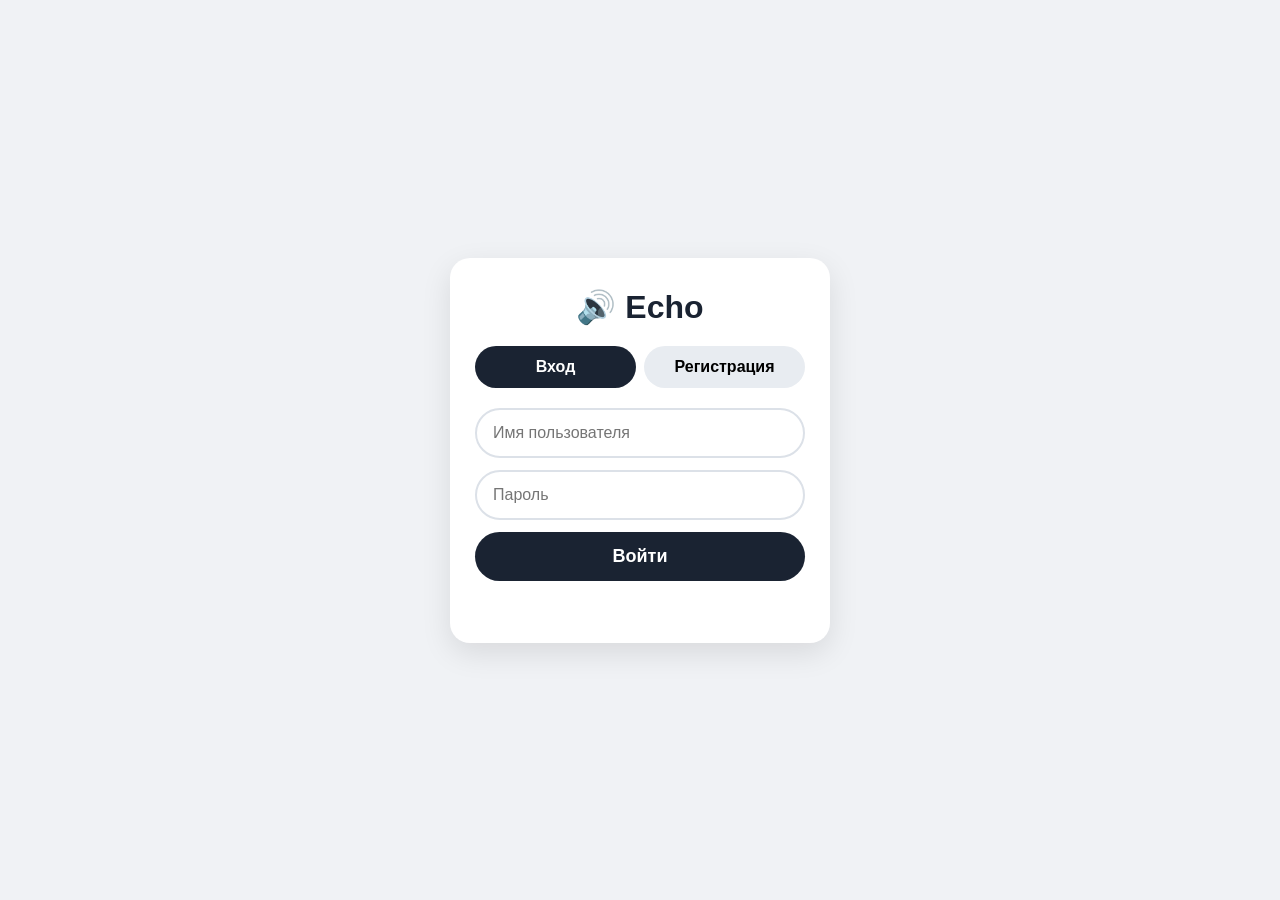
<file: index.html>
<!DOCTYPE html>
<html lang="ru">
<head>
    <meta charset="UTF-8" />
    <meta name="viewport" content="width=device-width, initial-scale=1.0, maximum-scale=1.0, user-scalable=no" />
    <title>Echo — Мессенджер</title>
    <style>
        * {
            margin: 0;
            padding: 0;
            box-sizing: border-box;
            font-family: -apple-system, 'Segoe UI', Roboto, sans-serif;
        }
        
        body {
            background: #f0f2f5;
            height: 100vh;
            height: 100dvh;
            display: flex;
            justify-content: center;
            align-items: center;
            padding: 10px;
        }
        
        #auth-page {
            background: white;
            padding: 30px 25px;
            border-radius: 20px;
            box-shadow: 0 10px 30px rgba(0,0,0,0.1);
            width: 100%;
            max-width: 380px;
            display: block;
        }
        
        #auth-page h1 {
            text-align: center;
            font-size: 2rem;
            color: #1a2332;
            margin-bottom: 20px;
        }
        
        .tabs {
            display: flex;
            gap: 8px;
            margin-bottom: 20px;
        }
        
        .tab-btn {
            flex: 1;
            padding: 12px;
            border: none;
            background: #e8ecf1;
            border-radius: 30px;
            font-size: 16px;
            font-weight: 600;
            cursor: pointer;
            transition: 0.2s;
            touch-action: manipulation;
            -webkit-tap-highlight-color: transparent;
        }
        
        .tab-btn.active {
            background: #1a2332;
            color: white;
        }
        
        .tab-btn:active {
            transform: scale(0.95);
        }
        
        .form {
            display: none;
            flex-direction: column;
            gap: 12px;
        }
        
        .form.active {
            display: flex;
        }
        
        .form input {
            padding: 14px 16px;
            border: 2px solid #dce1e8;
            border-radius: 30px;
            font-size: 16px;
            outline: none;
            width: 100%;
            -webkit-appearance: none;
            background: white;
        }
        
        .form input:focus {
            border-color: #1a2332;
        }
        
        .form button {
            padding: 14px;
            background: #1a2332;
            color: white;
            border: none;
            border-radius: 30px;
            font-size: 18px;
            font-weight: bold;
            cursor: pointer;
            touch-action: manipulation;
            transition: 0.2s;
            -webkit-tap-highlight-color: transparent;
        }
        
        .form button:active {
            transform: scale(0.95);
            background: #0d1420;
        }
        
        .error {
            color: #e74c3c;
            font-size: 14px;
            text-align: center;
            min-height: 20px;
        }
        
        .success-msg {
            color: #27ae60;
            text-align: center;
            font-size: 14px;
        }
        
        #messenger-page {
            display: none;
            width: 100%;
            max-width: 1200px;
            height: 92vh;
            height: 92dvh;
            background: white;
            border-radius: 20px;
            overflow: hidden;
            box-shadow: 0 10px 30px rgba(0,0,0,0.08);
        }
        
        .messenger-layout {
            display: flex;
            height: 100%;
            flex-direction: row;
        }
        
        .sidebar {
            width: 300px;
            min-width: 200px;
            background: #f8faff;
            border-right: 1px solid #e8ecf3;
            display: flex;
            flex-direction: column;
        }
        
        .sidebar-header {
            display: flex;
            justify-content: space-between;
            align-items: center;
            padding: 15px 16px;
            border-bottom: 1px solid #e8ecf3;
        }
        
        .sidebar-header h2 {
            color: #1a2332;
            font-size: 1.2rem;
        }
        
        .sidebar-header .actions {
            display: flex;
            gap: 10px;
            align-items: center;
        }
        
        .sidebar-header .actions a {
            text-decoration: none;
            font-size: 1.3rem;
            color: #1a2332;
            padding: 5px 8px;
            -webkit-tap-highlight-color: transparent;
        }
        
        .sidebar-header .actions button {
            background: none;
            border: none;
            font-size: 1.3rem;
            cursor: pointer;
            padding: 5px 8px;
            touch-action: manipulation;
            -webkit-tap-highlight-color: transparent;
        }
        
        .search-box {
            padding: 10px 16px;
            border-bottom: 1px solid #e8ecf3;
        }
        
        .search-box input {
            width: 100%;
            padding: 10px 14px;
            border: 2px solid #dce1e8;
            border-radius: 30px;
            font-size: 15px;
            outline: none;
            -webkit-appearance: none;
        }
        
        .search-box input:focus {
            border-color: #1a2332;
        }
        
        .user-list {
            flex: 1;
            overflow-y: auto;
            padding: 5px 0;
            -webkit-overflow-scrolling: touch;
        }
        
        .user-item {
            padding: 12px 16px;
            cursor: pointer;
            border-left: 4px solid transparent;
            display: flex;
            justify-content: space-between;
            align-items: center;
            touch-action: manipulation;
            transition: 0.1s;
            -webkit-tap-highlight-color: transparent;
        }
        
        .user-item:active {
            background: #e3eaf3;
        }
        
        .user-item.active {
            background: #e3eaf3;
            border-left-color: #1a2332;
        }
        
        .user-item .name {
            font-weight: 600;
            color: #1a2332;
        }
        
        .user-item .username {
            font-size: 12px;
            color: #8896a8;
        }
        
        .user-item .online {
            width: 10px;
            height: 10px;
            border-radius: 50%;
            background: #2ecc71;
            flex-shrink: 0;
        }
        
        .chat-area {
            flex: 1;
            display: flex;
            flex-direction: column;
            min-width: 0;
        }
        
        .chat-header {
            padding: 15px 20px;
            border-bottom: 1px solid #e8ecf3;
            font-weight: 600;
            color: #1a2332;
            background: #fafcff;
        }
        
        .chat-messages {
            flex: 1;
            overflow-y: auto;
            padding: 15px 20px;
            display: flex;
            flex-direction: column;
            gap: 6px;
            background: #fafcff;
            -webkit-overflow-scrolling: touch;
        }
        
        .msg {
            max-width: 75%;
            padding: 10px 14px;
            border-radius: 18px;
            background: #e8ecf1;
            word-break: break-word;
        }
        
        .msg.self {
            align-self: flex-end;
            background: #1a2332;
            color: white;
        }
        
        .msg .sender {
            font-size: 11px;
            font-weight: 600;
            opacity: 0.6;
            margin-right: 6px;
        }
        
        .msg .time {
            font-size: 10px;
            opacity: 0.4;
            margin-left: 6px;
        }
        
        .msg-input {
            display: flex;
            padding: 10px 16px;
            border-top: 1px solid #e8ecf3;
            gap: 8px;
            background: white;
        }
        
        .msg-input input {
            flex: 1;
            padding: 10px 14px;
            border: 2px solid #dce1e8;
            border-radius: 30px;
            font-size: 16px;
            outline: none;
            -webkit-appearance: none;
        }
        
        .msg-input input:focus {
            border-color: #1a2332;
        }
        
        .msg-input button {
            padding: 10px 18px;
            background: #1a2332;
            color: white;
            border: none;
            border-radius: 30px;
            font-size: 18px;
            cursor: pointer;
            touch-action: manipulation;
            min-width: 50px;
            -webkit-tap-highlight-color: transparent;
        }
        
        .msg-input button:active {
            transform: scale(0.9);
        }
        
        .empty-state {
            text-align: center;
            color: #8896a8;
            margin-top: 30px;
            font-size: 15px;
        }
        
        #profile-page {
            display: none;
            background: white;
            padding: 30px 25px;
            border-radius: 20px;
            box-shadow: 0 10px 30px rgba(0,0,0,0.1);
            width: 100%;
            max-width: 400px;
        }
        
        #profile-page h1 {
            margin-bottom: 20px;
            color: #1a2332;
        }
        
        .profile-card {
            background: #f8faff;
            padding: 16px;
            border-radius: 16px;
            margin-bottom: 20px;
        }
        
        .profile-card p {
            margin: 8px 0;
        }
        
        .settings-group {
            display: flex;
            flex-direction: column;
            gap: 12px;
            margin: 15px 0;
        }
        
        .settings-group select {
            padding: 12px;
            border-radius: 30px;
            border: 2px solid #dce1e8;
            font-size: 16px;
            width: 100%;
            -webkit-appearance: none;
        }
        
        .settings-group button {
            padding: 14px;
            background: #1a2332;
            color: white;
            border: none;
            border-radius: 30px;
            font-size: 16px;
            font-weight: bold;
            cursor: pointer;
            touch-action: manipulation;
            -webkit-tap-highlight-color: transparent;
        }
        
        .settings-group button:active {
            transform: scale(0.95);
        }
        
        .back-btn {
            padding: 12px;
            background: #e8ecf1;
            color: #1a2332;
            border: none;
            border-radius: 30px;
            font-size: 16px;
            cursor: pointer;
            width: 100%;
            touch-action: manipulation;
            -webkit-tap-highlight-color: transparent;
        }
        
        .back-btn:active {
            transform: scale(0.95);
        }
        
        body.dark #auth-page,
        body.dark #profile-page,
        body.dark #messenger-page {
            background: #1e2633;
            color: #eef2f7;
        }
        
        body.dark .sidebar {
            background: #181f2b;
            border-color: #2a3342;
        }
        
        body.dark .sidebar-header,
        body.dark .search-box {
            border-color: #2a3342;
        }
        
        body.dark .sidebar-header h2 {
            color: #eef2f7;
        }
        
        body.dark .user-item:active {
            background: #2a3342;
        }
        
        body.dark .user-item.active {
            background: #2a3342;
        }
        
        body.dark .user-item .name {
            color: #eef2f7;
        }
        
        body.dark .chat-header,
        body.dark .chat-messages {
            background: #181f2b;
            border-color: #2a3342;
        }
        
        body.dark .msg {
            background: #2a3342;
            color: #eef2f7;
        }
        
        body.dark .msg.self {
            background: #3d4a62;
        }
        
        body.dark .msg-input {
            background: #181f2b;
            border-color: #2a3342;
        }
        
        body.dark .msg-input input {
            background: #1e2633;
            color: #eef2f7;
            border-color: #3a4558;
        }
        
        body.dark .profile-card {
            background: #181f2b;
        }
        
        body.dark .settings-group select {
            background: #1e2633;
            color: #eef2f7;
            border-color: #3a4558;
        }
        
        body.dark .back-btn {
            background: #2a3342;
            color: #eef2f7;
        }
        
        body.dark .tab-btn {
            background: #2a3342;
            color: #eef2f7;
        }
        
        body.dark .tab-btn.active {
            background: #3d4a62;
        }
        
        body.dark .form input {
            background: #1e2633;
            color: #eef2f7;
            border-color: #3a4558;
        }
        
        body.dark .form input:focus {
            border-color: #5a6a82;
        }
        
        @media (max-width: 768px) {
            body {
                padding: 0;
            }
            
            #auth-page {
                border-radius: 0;
                height: 100vh;
                height: 100dvh;
                display: flex;
                flex-direction: column;
                justify-content: center;
                max-width: 100%;
                padding: 30px 20px;
            }
            
            #messenger-page {
                border-radius: 0;
                height: 100vh;
                height: 100dvh;
                max-width: 100%;
            }
            
            .messenger-layout {
                flex-direction: column;
            }
            
            .sidebar {
                width: 100%;
                height: 40%;
                border-right: none;
                border-bottom: 1px solid #e8ecf3;
                min-width: unset;
            }
            
            .chat-area {
                height: 60%;
            }
            
            #profile-page {
                border-radius: 0;
                height: 100vh;
                height: 100dvh;
                max-width: 100%;
                padding: 30px 20px;
            }
        }
        
        @media (max-width: 480px) {
            .sidebar-header h2 {
                font-size: 1rem;
            }
            
            .user-item {
                padding: 10px 12px;
            }
            
            .chat-header {
                padding: 10px 14px;
                font-size: 14px;
            }
            
            .chat-messages {
                padding: 10px 14px;
            }
            
            .msg-input {
                padding: 8px 12px;
            }
            
            .msg {
                max-width: 85%;
                padding: 8px 12px;
                font-size: 15px;
            }
        }
    </style>
</head>
<body>

<div id="auth-page">
    <h1>🔊 Echo</h1>
    
    <div class="tabs">
        <button class="tab-btn active" id="tab-login">Вход</button>
        <button class="tab-btn" id="tab-register">Регистрация</button>
    </div>
    
    <div class="form active" id="login-form">
        <input type="text" id="login-username" placeholder="Имя пользователя" />
        <input type="password" id="login-password" placeholder="Пароль" />
        <button id="login-btn">Войти</button>
        <div class="error" id="login-error"></div>
    </div>
    
    <div class="form" id="register-form">
        <input type="text" id="reg-username" placeholder="Имя пользователя" />
        <input type="password" id="reg-password" placeholder="Пароль" />
        <input type="text" id="reg-displayname" placeholder="Отображаемое имя" />
        <button id="register-btn">Зарегистрироваться</button>
        <div class="error" id="reg-error"></div>
    </div>
</div>

<div id="messenger-page">
    <div class="messenger-layout">
        <div class="sidebar">
            <div class="sidebar-header">
                <h2>🔊 Echo</h2>
                <div class="actions">
                    <a href="#" id="profile-link">⚙️</a>
                    <button id="logout-btn">🚪</button>
                </div>
            </div>
            <div class="search-box">
                <input type="text" id="search-users" placeholder="🔍 Найти пользователя..." />
            </div>
            <div class="user-list" id="user-list"></div>
        </div>
        <div class="chat-area">
            <div class="chat-header" id="chat-header">👈 Выберите собеседника</div>
            <div class="chat-messages" id="chat-messages">
                <div class="empty-state">Выберите пользователя для начала чата</div>
            </div>
            <div class="msg-input">
                <input type="text" id="message-text" placeholder="Введите сообщение..." />
                <button id="send-btn">📨</button>
            </div>
        </div>
    </div>
</div>

<div id="profile-page">
    <h1>👤 Мой профиль</h1>
    <div class="profile-card">
        <p><strong>Имя пользователя:</strong> <span id="profile-username"></span></p>
        <p><strong>Отображаемое имя:</strong> <span id="profile-displayname"></span></p>
    </div>
    <h2>⚙️ Настройки</h2>
    <div class="settings-group">
        <label>Тема:
            <select id="theme-select">
                <option value="light">Светлая</option>
                <option value="dark">Тёмная</option>
            </select>
        </label>
        <label>Язык:
            <select id="lang-select">
                <option value="ru">Русский</option>
                <option value="en">English</option>
            </select>
        </label>
        <button id="save-settings">💾 Сохранить настройки</button>
        <div class="success-msg" id="settings-status"></div>
    </div>
    <button class="back-btn" id="back-btn">← Назад в чат</button>
</div>

<script>
// ================================================================
// ХРАНИЛИЩЕ
// ================================================================
const DB_KEY = 'echo_users';
const SESSION_KEY = 'echo_session';
const MESSAGES_KEY = 'echo_messages';

function getUsers() {
    try {
        return JSON.parse(localStorage.getItem(DB_KEY)) || [];
    } catch {
        return [];
    }
}

function setUsers(users) {
    localStorage.setItem(DB_KEY, JSON.stringify(users));
}

function getSession() {
    try {
        return JSON.parse(localStorage.getItem(SESSION_KEY));
    } catch {
        return null;
    }
}

function setSession(user) {
    localStorage.setItem(SESSION_KEY, JSON.stringify(user));
}

function clearSession() {
    localStorage.removeItem(SESSION_KEY);
}

function getMessages() {
    try {
        return JSON.parse(localStorage.getItem(MESSAGES_KEY)) || {};
    } catch {
        return {};
    }
}

function setMessages(messages) {
    localStorage.setItem(MESSAGES_KEY, JSON.stringify(messages));
}

// ================================================================
// ПОКАЗ СТРАНИЦ
// ================================================================
function showPage(page) {
    document.getElementById('auth-page').style.display = 'none';
    document.getElementById('messenger-page').style.display = 'none';
    document.getElementById('profile-page').style.display = 'none';
    
    if (page === 'auth') {
        document.getElementById('auth-page').style.display = 'block';
    } else if (page === 'messenger') {
        document.getElementById('messenger-page').style.display = 'block';
    } else if (page === 'profile') {
        document.getElementById('profile-page').style.display = 'block';
    }
}

// ================================================================
// ПРИМЕНЕНИЕ ТЕМЫ
// ================================================================
function applyTheme(theme) {
    if (theme === 'dark') {
        document.body.classList.add('dark');
    } else {
        document.body.classList.remove('dark');
    }
}

// ================================================================
// СОЗДАНИЕ ТЕСТОВЫХ ПОЛЬЗОВАТЕЛЕЙ (ЕСЛИ ИХ НЕТ)
// ================================================================
function createTestUsers() {
    const users = getUsers();
    
    // Если пользователей меньше 3, добавляем тестовых
    if (users.length < 3) {
        const testUsers = [
            { username: 'alex', password: '123', displayname: 'Алексей', theme: 'light', lang: 'ru' },
            { username: 'maria', password: '123', displayname: 'Мария', theme: 'light', lang: 'ru' },
            { username: 'dmitry', password: '123', displayname: 'Дмитрий', theme: 'light', lang: 'ru' },
            { username: 'elena', password: '123', displayname: 'Елена', theme: 'light', lang: 'ru' },
            { username: 'ivan', password: '123', displayname: 'Иван', theme: 'light', lang: 'ru' }
        ];
        
        // Добавляем только тех, кого нет
        testUsers.forEach(testUser => {
            if (!users.find(u => u.username === testUser.username)) {
                users.push(testUser);
            }
        });
        
        setUsers(users);
        console.log('✅ Добавлены тестовые пользователи:', users.map(u => u.username).join(', '));
    }
}

// ================================================================
// ГЛАВНЫЙ ЗАПУСК
// ================================================================
let currentChat = null;
let allUsers = [];
let filteredUsers = [];
let session = null;
let messengerInitialized = false;

// ================================================================
// АВТОРИЗАЦИЯ
// ================================================================
function initAuth() {
    console.log('🔐 Инициализация авторизации');
    
    // Переключение табов
    document.getElementById('tab-login').addEventListener('click', function(e) {
        e.preventDefault();
        document.getElementById('tab-login').classList.add('active');
        document.getElementById('tab-register').classList.remove('active');
        document.getElementById('login-form').classList.add('active');
        document.getElementById('register-form').classList.remove('active');
        document.getElementById('login-error').textContent = '';
        document.getElementById('reg-error').textContent = '';
    });
    
    document.getElementById('tab-register').addEventListener('click', function(e) {
        e.preventDefault();
        document.getElementById('tab-register').classList.add('active');
        document.getElementById('tab-login').classList.remove('active');
        document.getElementById('register-form').classList.add('active');
        document.getElementById('login-form').classList.remove('active');
        document.getElementById('login-error').textContent = '';
        document.getElementById('reg-error').textContent = '';
    });
    
    // ===== РЕГИСТРАЦИЯ =====
    document.getElementById('register-btn').addEventListener('click', function(e) {
        e.preventDefault();
        console.log('📝 Регистрация');
        
        const username = document.getElementById('reg-username').value.trim();
        const password = document.getElementById('reg-password').value.trim();
        const displayname = document.getElementById('reg-displayname').value.trim() || username;
        const errorEl = document.getElementById('reg-error');
        
        if (!username || !password) {
            errorEl.textContent = '❌ Заполните все поля!';
            return;
        }
        
        const users = getUsers();
        if (users.find(u => u.username === username)) {
            errorEl.textContent = '❌ Пользователь уже существует!';
            return;
        }
        
        users.push({ 
            username, 
            password, 
            displayname, 
            theme: 'light', 
            lang: 'ru'
        });
        setUsers(users);
        errorEl.textContent = '';
        alert('✅ Регистрация успешна! Теперь войдите.');
        
        document.getElementById('reg-username').value = '';
        document.getElementById('reg-password').value = '';
        document.getElementById('reg-displayname').value = '';
        
        // Переключаем на вход
        document.getElementById('tab-login').click();
    });
    
    // ===== ВХОД =====
    document.getElementById('login-btn').addEventListener('click', function(e) {
        e.preventDefault();
        console.log('🔑 Вход');
        
        const username = document.getElementById('login-username').value.trim();
        const password = document.getElementById('login-password').value.trim();
        const errorEl = document.getElementById('login-error');
        
        if (!username || !password) {
            errorEl.textContent = '❌ Введите имя и пароль!';
            return;
        }
        
        const users = getUsers();
        const user = users.find(u => u.username === username && u.password === password);
        
        if (!user) {
            errorEl.textContent = '❌ Неверное имя или пароль!';
            return;
        }
        
        errorEl.textContent = '';
        setSession({ username: user.username, displayname: user.displayname });
        applyTheme(user.theme || 'light');
        showPage('messenger');
        initMessenger();
    });
    
    // Enter на полях
    document.getElementById('login-username').addEventListener('keydown', function(e) {
        if (e.key === 'Enter') document.getElementById('login-btn').click();
    });
    document.getElementById('login-password').addEventListener('keydown', function(e) {
        if (e.key === 'Enter') document.getElementById('login-btn').click();
    });
    document.getElementById('reg-username').addEventListener('keydown', function(e) {
        if (e.key === 'Enter') document.getElementById('register-btn').click();
    });
    document.getElementById('reg-password').addEventListener('keydown', function(e) {
        if (e.key === 'Enter') document.getElementById('register-btn').click();
    });
    document.getElementById('reg-displayname').addEventListener('keydown', function(e) {
        if (e.key === 'Enter') document.getElementById('register-btn').click();
    });
}

// ================================================================
// МЕССЕНДЖЕР
// ================================================================
function initMessenger() {
    if (messengerInitialized) return;
    messengerInitialized = true;
    
    console.log('💬 Инициализация мессенджера');
    session = getSession();
    if (!session) return;
    
    // Загружаем пользователей и создаём тестовых
    createTestUsers();
    loadUsers();
    setupMessengerEvents();
    renderMessages();
}

function loadUsers() {
    allUsers = getUsers();
    filteredUsers = [...allUsers];
    renderUserList();
}

function renderUserList() {
    const list = document.getElementById('user-list');
    if (!list) return;
    
    list.innerHTML = '';
    
    // Показываем всех, кроме текущего пользователя
    const available = filteredUsers.filter(u => u.username !== session.username);
    
    console.log('👥 Доступно пользователей:', available.length);
    console.log('👤 Текущий пользователь:', session.username);
    
    if (available.length === 0) {
        list.innerHTML = `<div style="padding:30px 16px;text-align:center;color:#8896a8;">
            🤝 Пока нет других пользователей<br>
            <span style="font-size:12px;">Зарегистрируйте нового пользователя</span>
        </div>`;
        return;
    }
    
    available.forEach(u => {
        const div = document.createElement('div');
        div.className = 'user-item' + (currentChat === u.username ? ' active' : '');
        div.innerHTML = `
            <div>
                <div class="name">${u.displayname || u.username}</div>
                <div class="username">@${u.username}</div>
            </div>
            <span class="online"></span>
        `;
        
        div.addEventListener('click', function(e) {
            e.preventDefault();
            console.log('👤 Выбран пользователь:', u.username);
            currentChat = u.username;
            renderUserList();
            renderMessages();
            document.getElementById('chat-header').textContent = `💬 ${u.displayname || u.username} (@${u.username})`;
        });
        
        list.appendChild(div);
    });
}

function renderMessages() {
    const container = document.getElementById('chat-messages');
    if (!container) return;
    
    container.innerHTML = '';
    
    if (!currentChat) {
        container.innerHTML = '<div class="empty-state">👈 Выберите собеседника</div>';
        return;
    }
    
    const all = getMessages();
    const chatKey = [session.username, currentChat].sort().join('_');
    const msgs = all[chatKey] || [];
    
    if (msgs.length === 0) {
        container.innerHTML = '<div class="empty-state">💬 Напишите первое сообщение!</div>';
        return;
    }
    
    msgs.forEach(msg => {
        const div = document.createElement('div');
        div.className = 'msg' + (msg.from === session.username ? ' self' : '');
        
        const sender = msg.from === session.username ? 'Вы' : 
            (allUsers.find(u => u.username === msg.from)?.displayname || msg.from);
        
        const time = new Date(msg.timestamp).toLocaleTimeString('ru-RU', {
            hour: '2-digit',
            minute: '2-digit'
        });
        
        div.innerHTML = `<span class="sender">${sender}</span> ${msg.text} <span class="time">${time}</span>`;
        container.appendChild(div);
    });
    
    container.scrollTop = container.scrollHeight;
}

let replyTimeout = null;

function sendMessage() {
    const input = document.getElementById('message-text');
    if (!input) return;
    
    const text = input.value.trim();
    if (!text) {
        console.log('⚠️ Пустое сообщение');
        return;
    }
    
    if (!currentChat) {
        const header = document.getElementById('chat-header');
        header.textContent = '⚠️ Выберите собеседника!';
        header.style.color = '#e74c3c';
        setTimeout(() => {
            header.textContent = '👈 Выберите собеседника';
            header.style.color = '';
        }, 1500);
        return;
    }
    
    console.log('📨 Отправка сообщения:', text);
    
    const all = getMessages();
    const chatKey = [session.username, currentChat].sort().join('_');
    if (!all[chatKey]) all[chatKey] = [];
    
    all[chatKey].push({
        from: session.username,
        text: text,
        timestamp: Date.now()
    });
    
    setMessages(all);
    input.value = '';
    renderMessages();
    
    // Автоответ
    if (replyTimeout) clearTimeout(replyTimeout);
    replyTimeout = setTimeout(() => {
        if (!currentChat) return;
        const all2 = getMessages();
        const key2 = [session.username, currentChat].sort().join('_');
        if (!all2[key2]) all2[key2] = [];
        
        const last = all2[key2][all2[key2].length - 1];
        if (last && last.from === session.username) {
            const replies = ['Привет! 👋', 'Как дела?', 'Ок', '👍', 'Спасибо!', 'Да, конечно', 'Понял', 'Отлично! 😊'];
            all2[key2].push({
                from: currentChat,
                text: replies[Math.floor(Math.random() * replies.length)],
                timestamp: Date.now()
            });
            setMessages(all2);
            renderMessages();
        }
    }, 1200 + Math.random() * 1500);
}

function setupMessengerEvents() {
    console.log('🔧 Настройка событий мессенджера');
    
    // Поиск
    document.getElementById('search-users').addEventListener('input', function(e) {
        const query = e.target.value.toLowerCase().trim();
        if (query === '') {
            filteredUsers = [...allUsers];
        } else {
            filteredUsers = allUsers.filter(u =>
                u.username.toLowerCase().includes(query) ||
                (u.displayname && u.displayname.toLowerCase().includes(query))
            );
        }
        renderUserList();
    });
    
    // Отправка сообщения
    document.getElementById('send-btn').addEventListener('click', function(e) {
        e.preventDefault();
        sendMessage();
    });
    
    document.getElementById('message-text').addEventListener('keydown', function(e) {
        if (e.key === 'Enter') {
            e.preventDefault();
            sendMessage();
        }
    });
    
    // Выход
    document.getElementById('logout-btn').addEventListener('click', function(e) {
        e.preventDefault();
        console.log('🚪 Выход');
        clearSession();
        messengerInitialized = false;
        showPage('auth');
        initAuth();
    });
    
    // Профиль
    document.getElementById('profile-link').addEventListener('click', function(e) {
        e.preventDefault();
        console.log('⚙️ Открытие профиля');
        showPage('profile');
        loadProfile();
    });
}

// ================================================================
// ПРОФИЛЬ
// ================================================================
function loadProfile() {
    const session = getSession();
    if (!session) return;
    
    const users = getUsers();
    const user = users.find(u => u.username === session.username);
    
    if (user) {
        document.getElementById('profile-username').textContent = user.username;
        document.getElementById('profile-displayname').textContent = user.displayname || user.username;
        document.getElementById('theme-select').value = user.theme || 'light';
        document.getElementById('lang-select').value = user.lang || 'ru';
    }
    
    document.getElementById('save-settings').addEventListener('click', function(e) {
        e.preventDefault();
        const theme = document.getElementById('theme-select').value;
        const lang = document.getElementById('lang-select').value;
        const users = getUsers();
        const idx = users.findIndex(u => u.username === session.username);
        
        if (idx !== -1) {
            users[idx].theme = theme;
            users[idx].lang = lang;
            setUsers(users);
            applyTheme(theme);
            document.getElementById('settings-status').textContent = '✅ Настройки сохранены!';
            setTimeout(() => {
                document.getElementById('settings-status').textContent = '';
            }, 3000);
        }
    });
    
    document.getElementById('back-btn').addEventListener('click', function(e) {
        e.preventDefault();
        showPage('messenger');
        loadUsers();
        renderMessages();
    });
}

// ================================================================
// ЗАПУСК ПРИЛОЖЕНИЯ
// ================================================================
console.log('🚀 Запуск Echo Messenger');

// Создаём
</file>
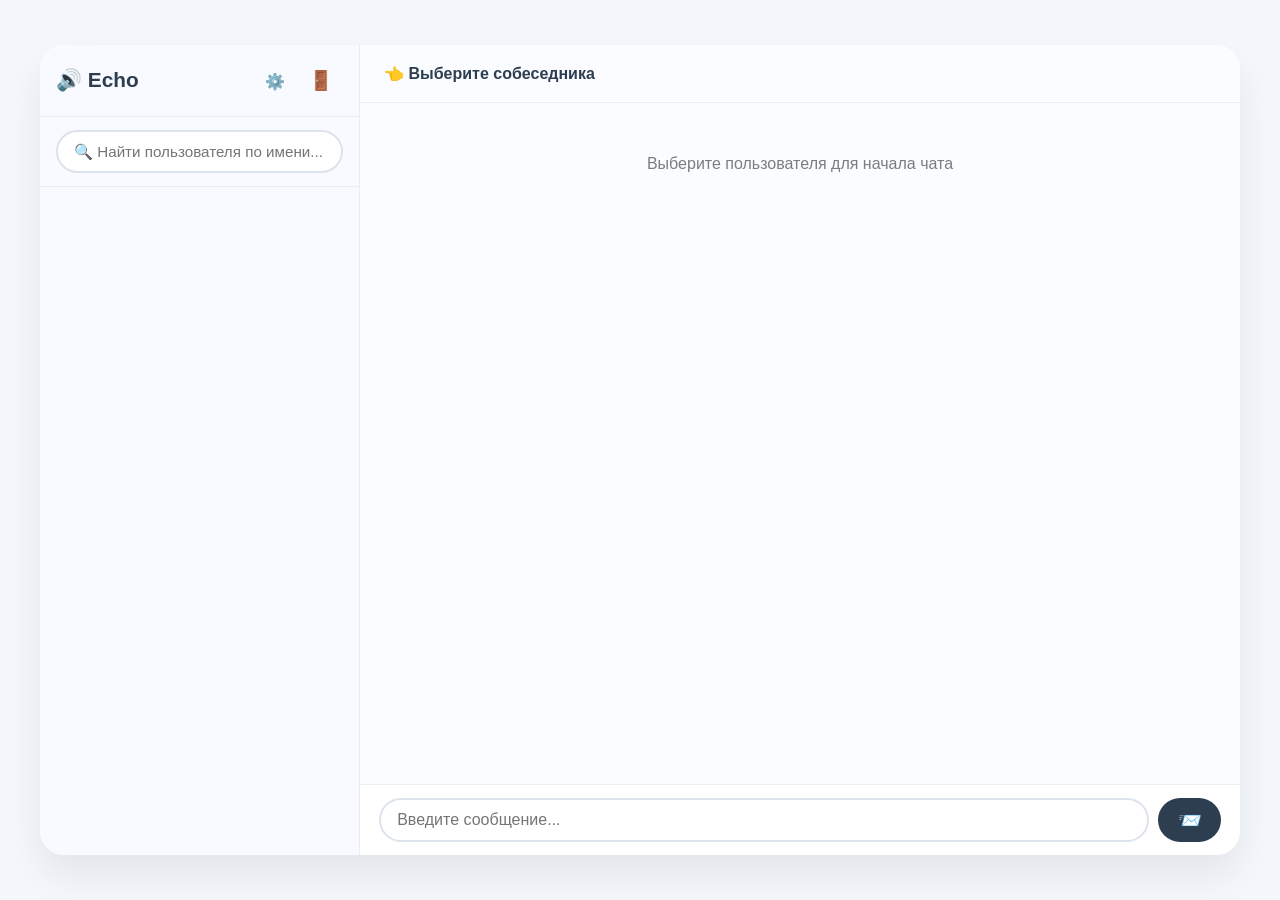
<file: messenger.html>
<!DOCTYPE html>
<html lang="ru">
<head>
    <meta charset="UTF-8" />
    <meta name="viewport" content="width=device-width, initial-scale=1.0" />
    <title>Echo — Мессенджер</title>
    <link rel="stylesheet" href="style.css" />
</head>
<body>
    <div class="messenger-container">
        <aside class="sidebar">
            <div class="sidebar-header">
                <h2>🔊 Echo</h2>
                <div>
                    <a href="profile.html" style="margin-right:10px;text-decoration:none;color:#2d3e50;">⚙️</a>
                    <button id="logout-btn" style="background:none;border:none;font-size:1.2rem;cursor:pointer;">🚪</button>
                </div>
            </div>
            
            <div class="search-box">
                <input type="text" id="search-users" placeholder="🔍 Найти пользователя по имени..." />
            </div>
            
            <div class="user-list" id="user-list">
                <!-- Список пользователей -->
            </div>
        </aside>
        <main class="chat-area">
            <div class="chat-header" id="chat-header">
                <span>👈 Выберите собеседника</span>
            </div>
            <div class="messages" id="messages">
                <p style="opacity:0.5;text-align:center;margin-top:2rem;">Выберите пользователя для начала чата</p>
            </div>
            <div class="message-input">
                <input type="text" id="message-text" placeholder="Введите сообщение..." />
                <button id="send-btn">📨</button>
            </div>
        </main>
    </div>
    <script src="script.js"></script>
</body>
</html>
</file>
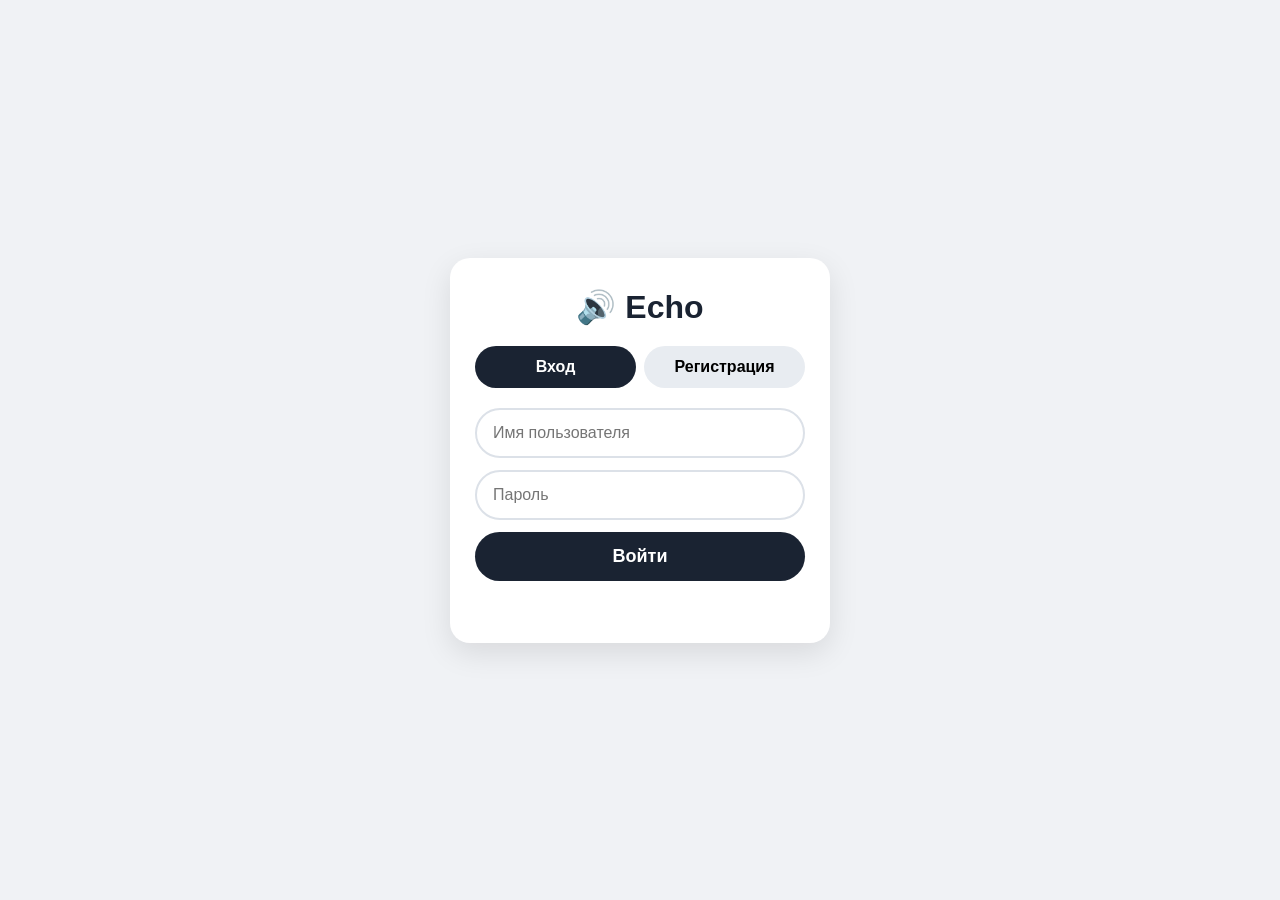
<file: profile.html>
<!DOCTYPE html>
<html lang="ru">
<head>
    <meta charset="UTF-8" />
    <meta name="viewport" content="width=device-width, initial-scale=1.0" />
    <title>Echo — Профиль</title>
    <link rel="stylesheet" href="style.css" />
</head>
<body>
    <div class="profile-container">
        <h1>👤 Мой профиль</h1>
        <div class="profile-card">
            <p><strong>Имя пользователя:</strong> <span id="profile-username"></span></p>
            <p><strong>Отображаемое имя:</strong> <span id="profile-displayname"></span></p>
        </div>
        <h2>⚙️ Настройки</h2>
        <div class="settings">
            <label>Тема:
                <select id="theme-select">
                    <option value="light">Светлая</option>
                    <option value="dark">Тёмная</option>
                </select>
            </label>
            <label>Язык:
                <select id="lang-select">
                    <option value="ru">Русский</option>
                    <option value="en">English</option>
                </select>
            </label>
            <button id="save-settings">💾 Сохранить настройки</button>
            <p id="settings-status" class="success"></p>
        </div>
        <button id="back-to-messenger" class="secondary">← Назад в чат</button>
    </div>
    <script src="profile.js"></script>
</body>
</html>
</file>
<file: style.css>
* {
    margin: 0;
    padding: 0;
    box-sizing: border-box;
    font-family: 'Segoe UI', Tahoma, Geneva, Verdana, sans-serif;
    -webkit-tap-highlight-color: transparent;
}

body {
    background: #f4f7fc;
    height: 100vh;
    height: 100dvh;
    display: flex;
    justify-content: center;
    align-items: center;
    padding: 1rem;
}

/* ===== AUTH ===== */
.auth-container {
    background: #fff;
    padding: 2rem;
    border-radius: 20px;
    box-shadow: 0 20px 40px rgba(0, 0, 0, 0.1);
    width: 100%;
    max-width: 400px;
    text-align: center;
}

.auth-container h1 {
    font-size: 2.2rem;
    color: #2d3e50;
    margin-bottom: 1.5rem;
}

.tabs {
    display: flex;
    gap: 0.5rem;
    margin-bottom: 1.5rem;
}

.tab {
    flex: 1;
    padding: 0.8rem;
    border: none;
    background: #eef2f7;
    border-radius: 30px;
    cursor: pointer;
    font-weight: 600;
    transition: 0.2s;
    font-size: 1rem;
    touch-action: manipulation;
}

.tab.active {
    background: #2d3e50;
    color: #fff;
}

.tab:active {
    transform: scale(0.96);
}

.auth-form {
    display: none;
    flex-direction: column;
    gap: 0.8rem;
}

.auth-form.active {
    display: flex;
}

.auth-form input {
    padding: 0.8rem 1rem;
    border: 2px solid #dce3ec;
    border-radius: 30px;
    font-size: 1rem;
    outline: none;
    transition: 0.2s;
    width: 100%;
    -webkit-appearance: none;
}

.auth-form input:focus {
    border-color: #2d3e50;
    box-shadow: 0 0 0 3px rgba(45, 62, 80, 0.1);
}

.auth-form button {
    padding: 0.8rem;
    background: #2d3e50;
    color: #fff;
    border: none;
    border-radius: 30px;
    font-weight: bold;
    cursor: pointer;
    transition: 0.2s;
    font-size: 1rem;
    touch-action: manipulation;
    -webkit-tap-highlight-color: transparent;
}

.auth-form button:active {
    transform: scale(0.96);
    background: #1f2c3b;
}

.auth-form button:hover {
    background: #1f2c3b;
}

.error {
    color: #d9534f;
    font-size: 0.9rem;
    margin-top: 0.3rem;
    min-height: 1.2rem;
}

/* ===== MESSENGER ===== */
.messenger-container {
    display: flex;
    width: 100%;
    max-width: 1200px;
    height: 90vh;
    height: 90dvh;
    background: #fff;
    border-radius: 24px;
    overflow: hidden;
    box-shadow: 0 20px 40px rgba(0, 0, 0, 0.08);
}

.sidebar {
    width: 320px;
    background: #f8faff;
    border-right: 1px solid #e8ecf3;
    display: flex;
    flex-direction: column;
    min-width: 250px;
}

.sidebar-header {
    display: flex;
    justify-content: space-between;
    align-items: center;
    padding: 1.2rem 1rem;
    border-bottom: 1px solid #e8ecf3;
}

.sidebar-header h2 {
    color: #2d3e50;
    font-size: 1.3rem;
}

#logout-btn {
    background: none;
    border: none;
    font-size: 1.5rem;
    cursor: pointer;
    color: #b0b9c9;
    transition: 0.2s;
    padding: 0.3rem 0.6rem;
    touch-action: manipulation;
}

#logout-btn:active {
    transform: scale(0.9);
}

#logout-btn:hover {
    color: #d9534f;
}

.search-box {
    padding: 0.8rem 1rem;
    border-bottom: 1px solid #e8ecf3;
}

.search-box input {
    width: 100%;
    padding: 0.7rem 1rem;
    border: 2px solid #dce3ec;
    border-radius: 30px;
    font-size: 0.95rem;
    outline: none;
    transition: 0.2s;
    -webkit-appearance: none;
}

.search-box input:focus {
    border-color: #2d3e50;
    box-shadow: 0 0 0 3px rgba(45, 62, 80, 0.1);
}

.user-list {
    flex: 1;
    overflow-y: auto;
    padding: 0.5rem 0;
    -webkit-overflow-scrolling: touch;
}

.user-item {
    padding: 0.8rem 1.2rem;
    cursor: pointer;
    transition: 0.1s;
    border-left: 4px solid transparent;
    display: flex;
    justify-content: space-between;
    align-items: center;
    touch-action: manipulation;
}

.user-item:active {
    background: #e3eaf3;
    transform: scale(0.98);
}

.user-item:hover {
    background: #edf2fa;
}

.user-item.active {
    background: #e3eaf3;
    border-left-color: #2d3e50;
}

.user-item .user-info {
    display: flex;
    flex-direction: column;
}

.user-item .display-name {
    font-weight: 600;
    color: #2d3e50;
}

.user-item .username {
    font-size: 0.75rem;
    color: #8896a8;
}

.user-item .status {
    width: 10px;
    height: 10px;
    border-radius: 50%;
    background: #4caf50;
    display: inline-block;
    flex-shrink: 0;
}

.chat-area {
    flex: 1;
    display: flex;
    flex-direction: column;
    min-width: 0;
}

.chat-header {
    padding: 1.2rem 1.5rem;
    border-bottom: 1px solid #e8ecf3;
    font-weight: 600;
    color: #2d3e50;
    background: #fafcff;
}

.messages {
    flex: 1;
    overflow-y: auto;
    padding: 1.2rem 1.5rem;
    display: flex;
    flex-direction: column;
    gap: 0.5rem;
    background: #fafcff;
    -webkit-overflow-scrolling: touch;
}

.message {
    max-width: 75%;
    padding: 0.7rem 1rem;
    border-radius: 18px;
    background: #edf2fa;
    word-break: break-word;
}

.message.self {
    align-self: flex-end;
    background: #2d3e50;
    color: #fff;
}

.message .sender {
    font-size: 0.7rem;
    font-weight: 600;
    opacity: 0.6;
    margin-right: 0.5rem;
}

.message .time {
    font-size: 0.6rem;
    opacity: 0.4;
    margin-left: 0.5rem;
}

.message-input {
    display: flex;
    padding: 0.8rem 1.2rem;
    border-top: 1px solid #e8ecf3;
    gap: 0.6rem;
    background: #fff;
}

.message-input input {
    flex: 1;
    padding: 0.7rem 1rem;
    border: 2px solid #dce3ec;
    border-radius: 30px;
    outline: none;
    font-size: 1rem;
    -webkit-appearance: none;
}

.message-input input:focus {
    border-color: #2d3e50;
}

.message-input button {
    padding: 0.6rem 1.2rem;
    background: #2d3e50;
    color: #fff;
    border: none;
    border-radius: 30px;
    cursor: pointer;
    font-size: 1.2rem;
    touch-action: manipulation;
    min-width: 50px;
}

.message-input button:active {
    transform: scale(0.9);
}

/* ===== PROFILE ===== */
.profile-container {
    background: #fff;
    padding: 2rem;
    border-radius: 24px;
    box-shadow: 0 20px 40px rgba(0, 0, 0, 0.08);
    width: 100%;
    max-width: 420px;
}

.profile-card {
    background: #f8faff;
    padding: 1.2rem;
    border-radius: 16px;
    margin: 1rem 0;
}

.settings {
    display: flex;
    flex-direction: column;
    gap: 0.8rem;
    margin: 1rem 0;
}

.settings select {
    padding: 0.6rem;
    border-radius: 30px;
    border: 2px solid #dce3ec;
    font-size: 1rem;
    width: 100%;
    -webkit-appearance: none;
}

.secondary {
    background: #eef2f7;
    color: #2d3e50;
    border: none;
    padding: 0.8rem 1.2rem;
    border-radius: 30px;
    cursor: pointer;
    margin-top: 1rem;
    width: 100%;
    font-size: 1rem;
    touch-action: manipulation;
}

.secondary:active {
    transform: scale(0.96);
}

/* ===== DARK THEME ===== */
body.dark {
    background: #1a1f2b;
}

body.dark .auth-container,
body.dark .profile-container,
body.dark .messenger-container {
    background: #252b3a;
    color: #eef2f7;
}

body.dark .sidebar {
    background: #1f2533;
    border-color: #2f3649;
}

body.dark .user-item:hover {
    background: #2f3649;
}

body.dark .user-item:active {
    background: #3a4258;
}

body.dark .user-item.active {
    background: #3a4258;
}

body.dark .display-name {
    color: #eef2f7 !important;
}

body.dark .message {
    background: #2f3649;
    color: #eef2f7;
}

body.dark .message.self {
    background: #4a5a7a;
}

body.dark input,
body.dark select {
    background: #1f2533;
    color: #eef2f7;
    border-color: #3a4258;
}

body.dark input:focus {
    border-color: #6a7a9a;
}

body.dark .chat-header,
body.dark .message-input,
body.dark .search-box {
    border-color: #2f3649;
    background: #1f2533;
}

body.dark .messages {
    background: #1f2533;
}

body.dark .sidebar-header {
    border-color: #2f3649;
}

/* ===== АДАПТИВНОСТЬ ===== */
@media (max-width: 768px) {
    body {
        padding: 0;
    }
    
    .messenger-container {
        flex-direction: column;
        height: 100vh;
        height: 100dvh;
        width: 100vw;
        border-radius: 0;
        max-width: 100%;
    }
    
    .sidebar {
        width: 100%;
        height: 40%;
        border-right: none;
        border-bottom: 1px solid #e8ecf3;
        min-width: unset;
    }
    
    .chat-area {
        height: 60%;
    }
    
    .auth-container {
        border-radius: 16px;
        padding: 1.5rem;
        margin: 1rem;
    }
    
    .profile-container {
        border-radius: 16px;
        padding: 1.5rem;
        margin: 1rem;
    }
    
    .message {
        max-width: 85%;
    }
}

/* ===== УЛУЧШЕНИЯ ДЛЯ МОБИЛЬНЫХ ===== */
@media (max-width: 480px) {
    .auth-container {
        padding: 1.2rem;
    }
    
    .auth-container h1 {
        font-size: 1.8rem;
    }
    
    .tab {
        padding: 0.6rem;
        font-size: 0.9rem;
    }
    
    .auth-form input {
        padding: 0.7rem;
        font-size: 0.95rem;
    }
    
    .auth-form button {
        padding: 0.7rem;
        font-size: 0.95rem;
    }
    
    .sidebar-header h2 {
        font-size: 1.1rem;
    }
    
    .user-item {
        padding: 0.6rem 1rem;
    }
    
    .chat-header {
        padding: 0.8rem 1rem;
        font-size: 0.95rem;
    }
    
    .messages {
        padding: 0.8rem 1rem;
    }
    
    .message-input {
        padding: 0.6rem 0.8rem;
    }
    
    .message-input input {
        font-size: 0.95rem;
        padding: 0.5rem 0.8rem;
    }
}
</file>
